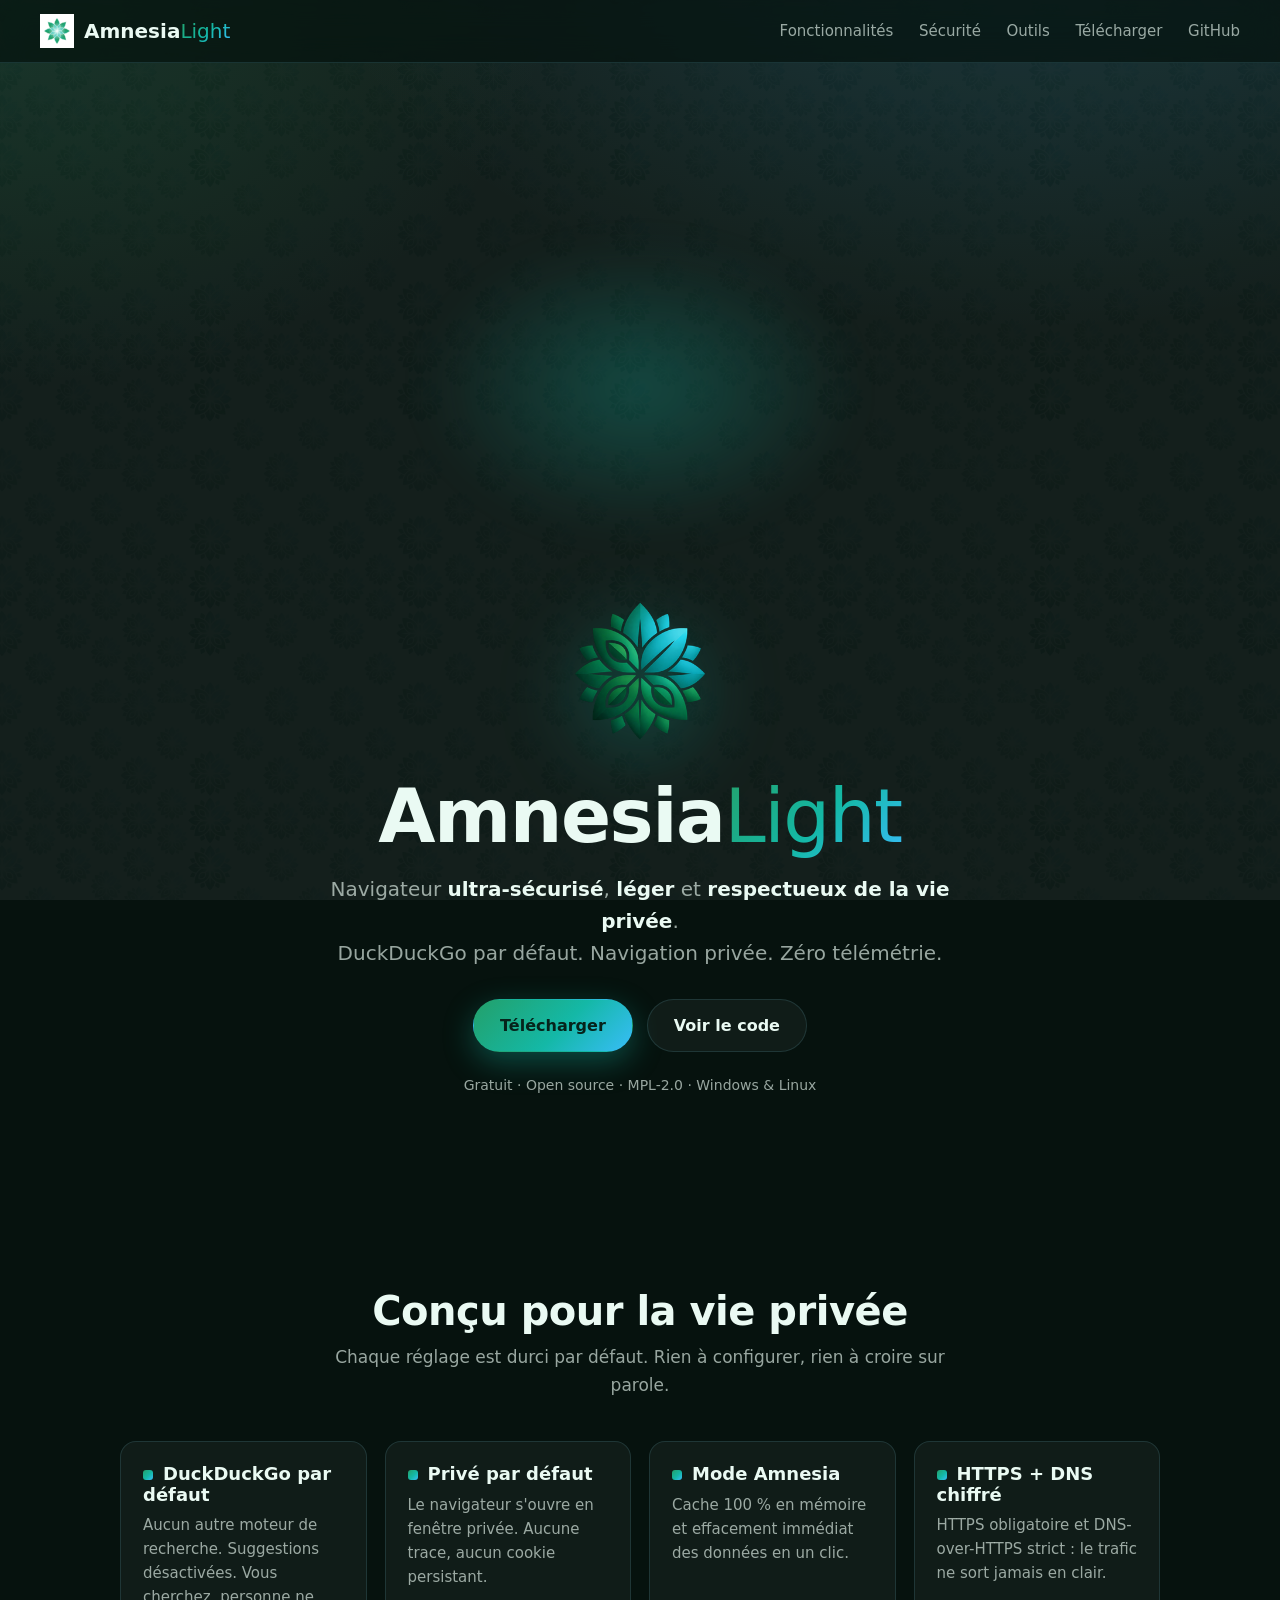
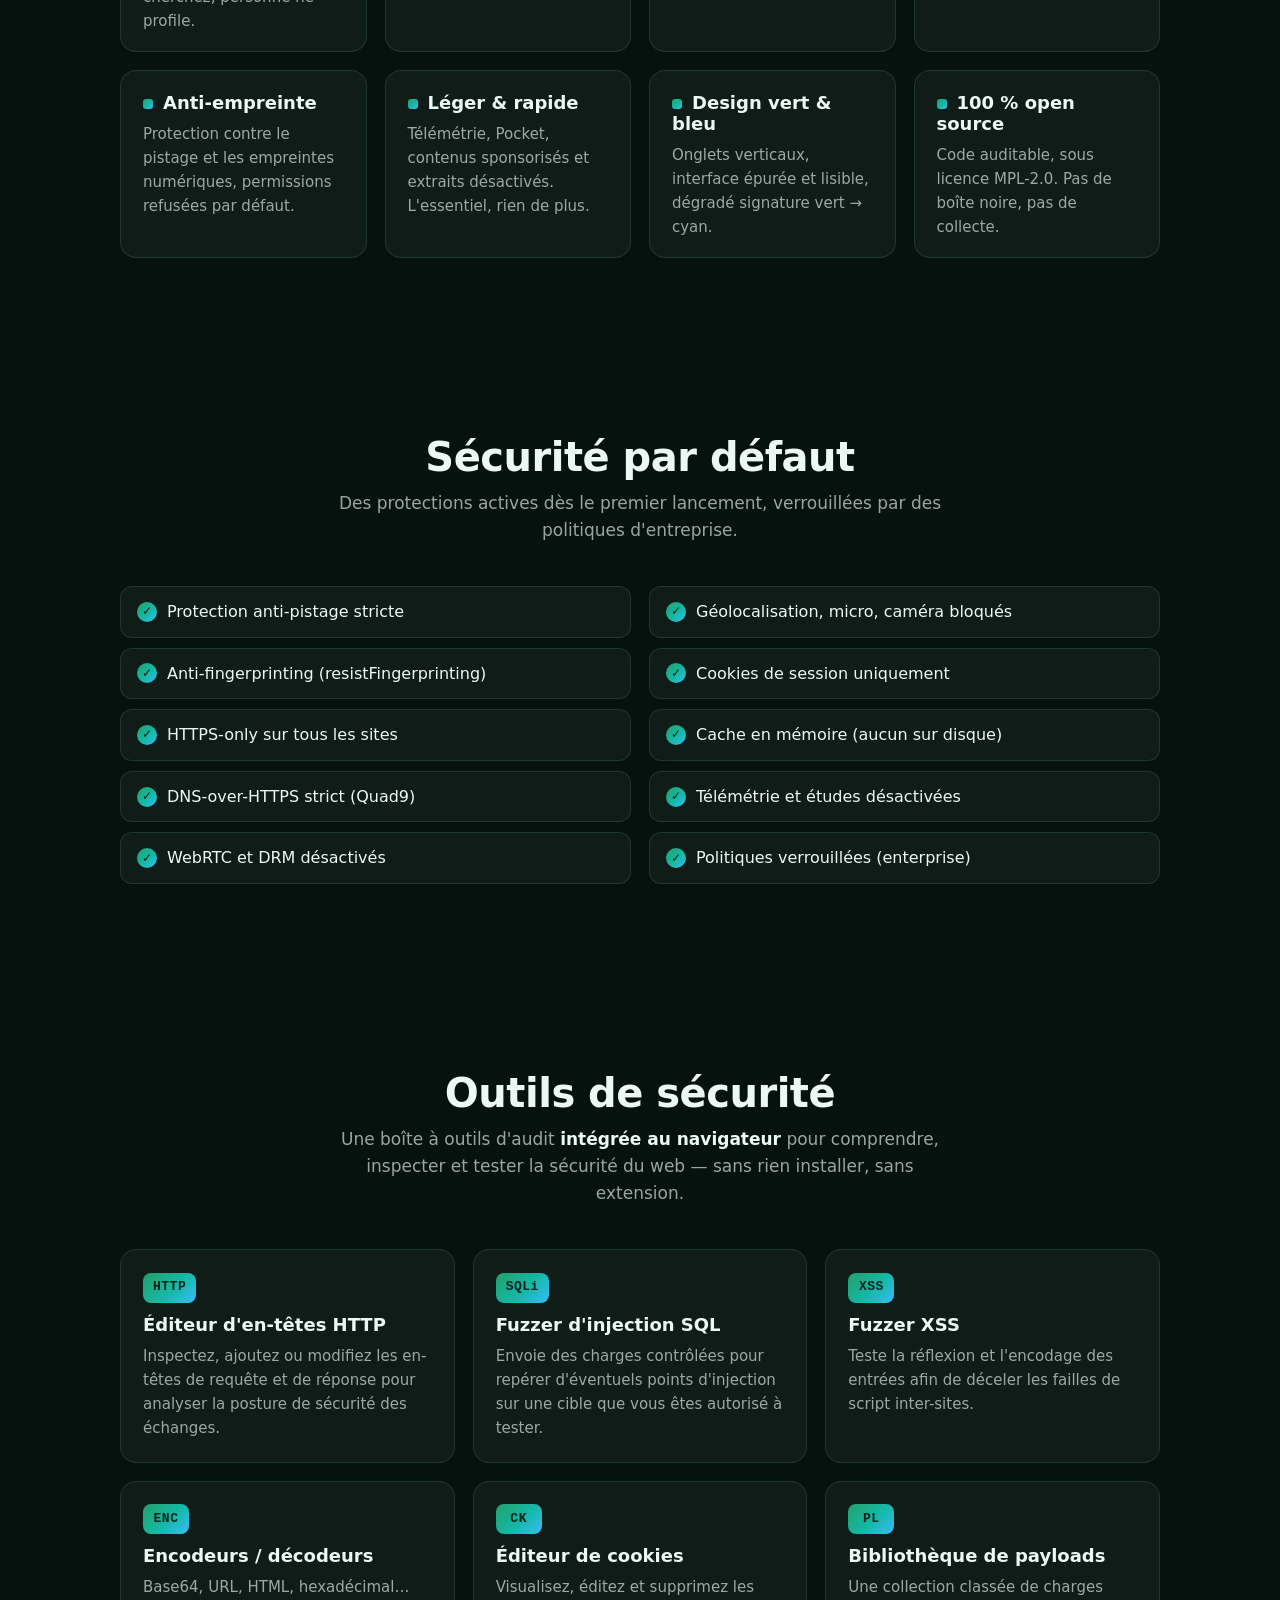
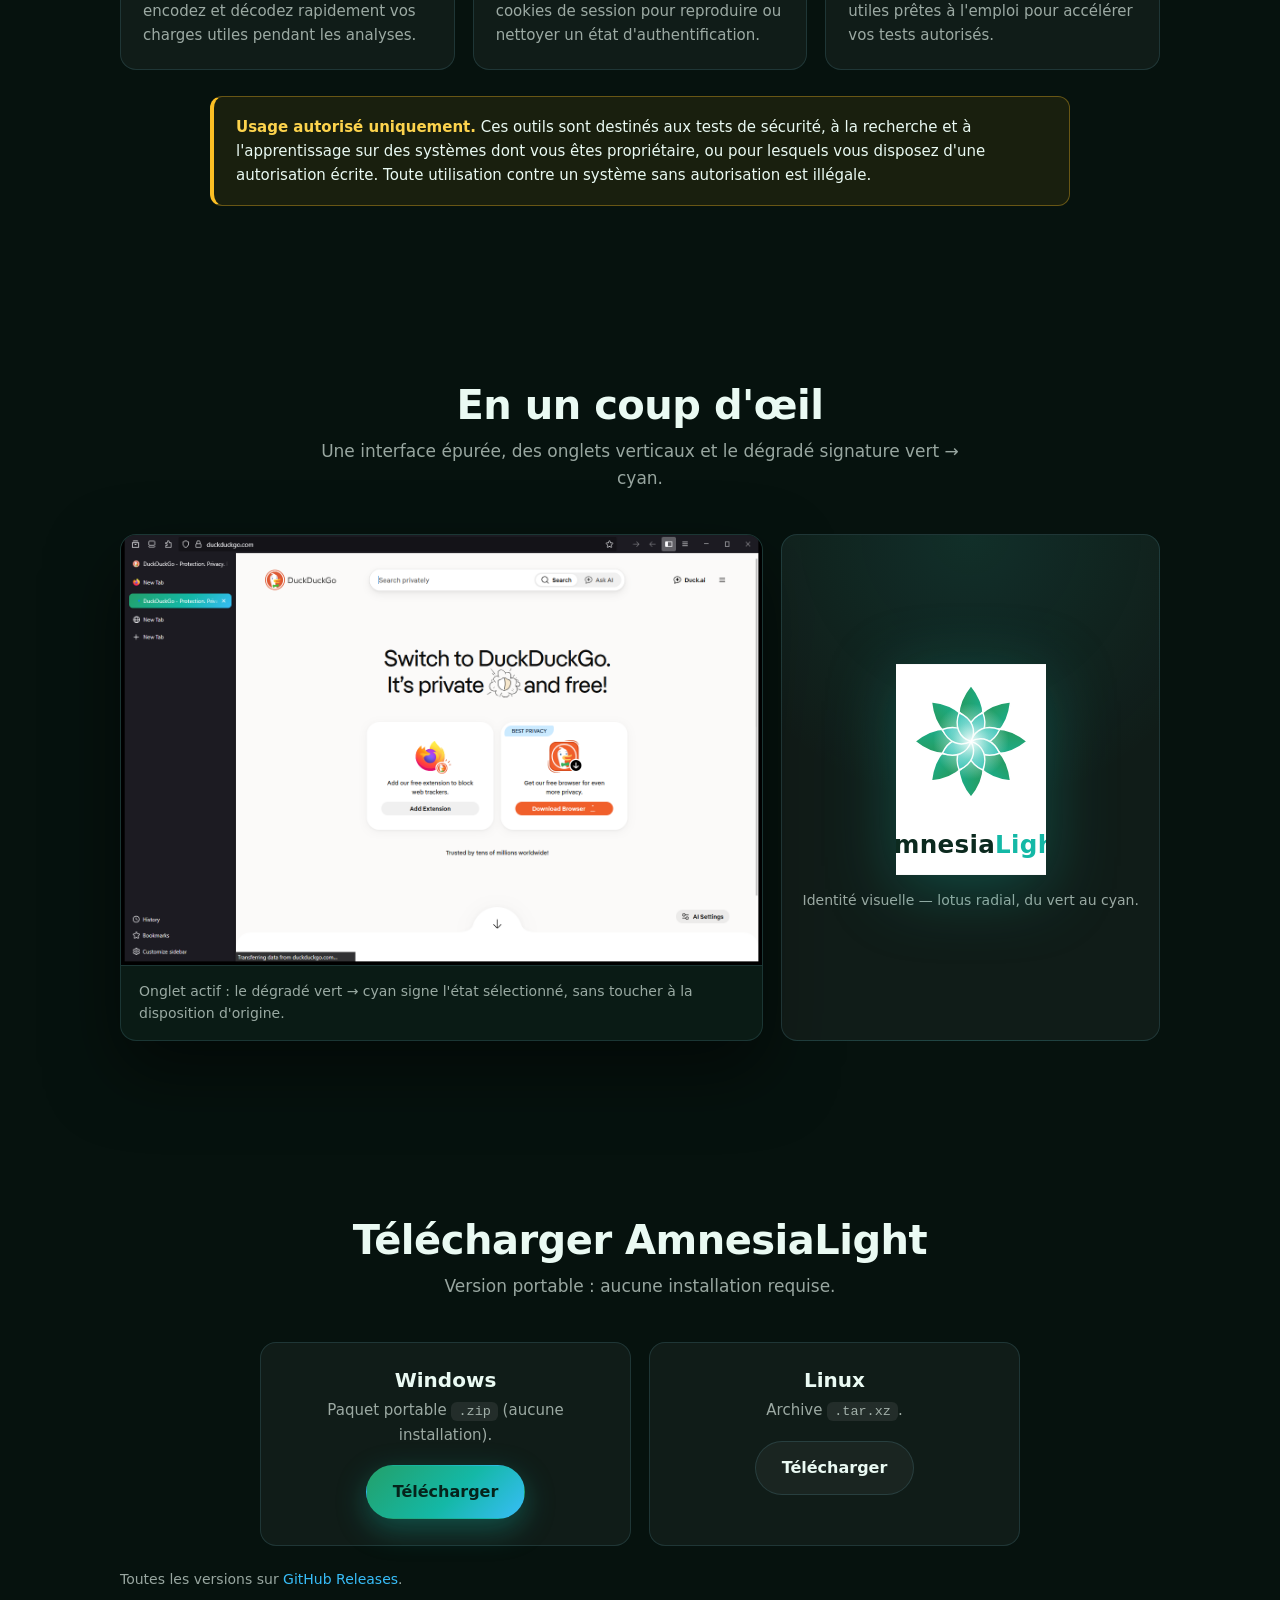
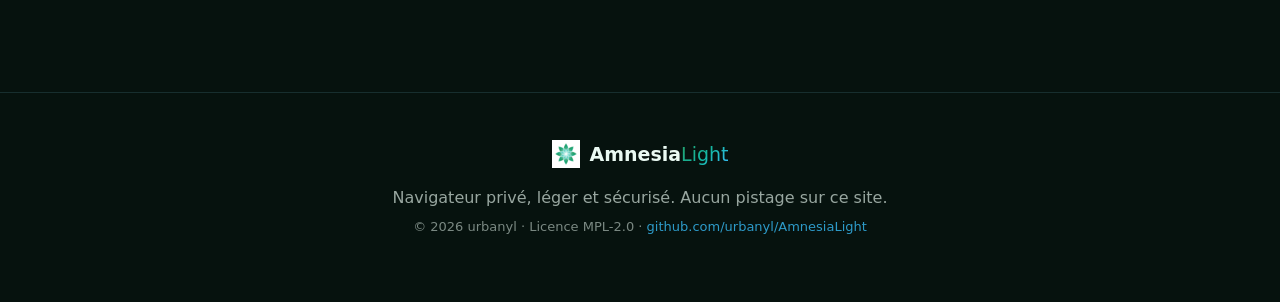
<file: website/index.html>
<!DOCTYPE html>
<html lang="fr">
<head>
  <meta charset="UTF-8" />
  <meta name="viewport" content="width=device-width, initial-scale=1.0" />
  <title>AmnesiaLight — Navigateur privé, léger et sécurisé</title>
  <meta name="description" content="AmnesiaLight : navigateur ultra-sécurisé, léger et respectueux de la vie privée. DuckDuckGo par défaut, navigation privée, zéro télémétrie, outils de sécurité intégrés." />
  <meta name="theme-color" content="#0c2a1f" />
  <link rel="icon" href="assets/favicon.ico" />
  <meta property="og:title" content="AmnesiaLight" />
  <meta property="og:description" content="Navigateur privé, léger et sécurisé. DuckDuckGo par défaut." />
  <meta property="og:image" content="assets/logo-256.png" />
  <link rel="stylesheet" href="style.css" />
</head>
<body>

  <header class="nav">
    <a class="brand" href="#top">
      <img src="assets/logo-mark.svg" alt="" width="34" height="34" />
      <span><b>Amnesia</b><i>Light</i></span>
    </a>
    <nav class="nav-links">
      <a href="#features">Fonctionnalités</a>
      <a href="#securite">Sécurité</a>
      <a href="#outils">Outils</a>
      <a href="#telecharger">Télécharger</a>
      <a href="https://github.com/urbanyl/AmnesiaLight" target="_blank" rel="noopener">GitHub</a>
    </nav>
  </header>

  <main id="top">

    <section class="hero">
      <div class="hero-glow"></div>
      <img class="hero-logo" src="assets/logo-256.png" alt="AmnesiaLight" width="150" height="150" />
      <h1><b>Amnesia</b><i>Light</i></h1>
      <p class="tagline">
        Navigateur <strong>ultra-sécurisé</strong>, <strong>léger</strong> et
        <strong>respectueux de la vie privée</strong>.
        <br />DuckDuckGo par défaut. Navigation privée. Zéro télémétrie.
      </p>
      <div class="cta">
        <a class="btn primary" href="https://github.com/urbanyl/AmnesiaLight/releases" target="_blank" rel="noopener">Télécharger</a>
        <a class="btn ghost" href="https://github.com/urbanyl/AmnesiaLight" target="_blank" rel="noopener">Voir le code</a>
      </div>
      <p class="meta">Gratuit · Open source · MPL-2.0 · Windows &amp; Linux</p>
    </section>

    <section id="features" class="section">
      <h2>Conçu pour la vie privée</h2>
      <p class="lead">Chaque réglage est durci par défaut. Rien à configurer, rien à croire sur parole.</p>
      <div class="grid">
        <article class="card">
          <h3>DuckDuckGo par défaut</h3>
          <p>Aucun autre moteur de recherche. Suggestions désactivées. Vous cherchez, personne ne profile.</p>
        </article>
        <article class="card">
          <h3>Privé par défaut</h3>
          <p>Le navigateur s'ouvre en fenêtre privée. Aucune trace, aucun cookie persistant.</p>
        </article>
        <article class="card">
          <h3>Mode Amnesia</h3>
          <p>Cache 100&nbsp;% en mémoire et effacement immédiat des données en un clic.</p>
        </article>
        <article class="card">
          <h3>HTTPS + DNS chiffré</h3>
          <p>HTTPS obligatoire et DNS-over-HTTPS strict : le trafic ne sort jamais en clair.</p>
        </article>
        <article class="card">
          <h3>Anti-empreinte</h3>
          <p>Protection contre le pistage et les empreintes numériques, permissions refusées par défaut.</p>
        </article>
        <article class="card">
          <h3>Léger &amp; rapide</h3>
          <p>Télémétrie, Pocket, contenus sponsorisés et extraits désactivés. L'essentiel, rien de plus.</p>
        </article>
        <article class="card">
          <h3>Design vert &amp; bleu</h3>
          <p>Onglets verticaux, interface épurée et lisible, dégradé signature vert → cyan.</p>
        </article>
        <article class="card">
          <h3>100&nbsp;% open source</h3>
          <p>Code auditable, sous licence MPL-2.0. Pas de boîte noire, pas de collecte.</p>
        </article>
      </div>
    </section>

    <section id="securite" class="section">
      <h2>Sécurité par défaut</h2>
      <p class="lead">Des protections actives dès le premier lancement, verrouillées par des politiques d'entreprise.</p>
      <div class="cols">
        <ul class="check">
          <li>Protection anti-pistage stricte</li>
          <li>Anti-fingerprinting (resistFingerprinting)</li>
          <li>HTTPS-only sur tous les sites</li>
          <li>DNS-over-HTTPS strict (Quad9)</li>
          <li>WebRTC et DRM désactivés</li>
        </ul>
        <ul class="check">
          <li>Géolocalisation, micro, caméra bloqués</li>
          <li>Cookies de session uniquement</li>
          <li>Cache en mémoire (aucun sur disque)</li>
          <li>Télémétrie et études désactivées</li>
          <li>Politiques verrouillées (enterprise)</li>
        </ul>
      </div>
    </section>

    <section id="outils" class="section tools">
      <h2>Outils de sécurité</h2>
      <p class="lead">
        Une boîte à outils d'audit <strong>intégrée au navigateur</strong> pour comprendre,
        inspecter et tester la sécurité du web — sans rien installer, sans extension.
      </p>

      <div class="tool-grid">
        <article class="tool">
          <span class="tool-ico" aria-hidden="true">HTTP</span>
          <h3>Éditeur d'en-têtes HTTP</h3>
          <p>Inspectez, ajoutez ou modifiez les en-têtes de requête et de réponse pour analyser la posture de sécurité des échanges.</p>
        </article>
        <article class="tool">
          <span class="tool-ico" aria-hidden="true">SQLi</span>
          <h3>Fuzzer d'injection SQL</h3>
          <p>Envoie des charges contrôlées pour repérer d'éventuels points d'injection sur une cible que vous êtes autorisé à tester.</p>
        </article>
        <article class="tool">
          <span class="tool-ico" aria-hidden="true">XSS</span>
          <h3>Fuzzer XSS</h3>
          <p>Teste la réflexion et l'encodage des entrées afin de déceler les failles de script inter-sites.</p>
        </article>
        <article class="tool">
          <span class="tool-ico" aria-hidden="true">ENC</span>
          <h3>Encodeurs / décodeurs</h3>
          <p>Base64, URL, HTML, hexadécimal… encodez et décodez rapidement vos charges utiles pendant les analyses.</p>
        </article>
        <article class="tool">
          <span class="tool-ico" aria-hidden="true">CK</span>
          <h3>Éditeur de cookies</h3>
          <p>Visualisez, éditez et supprimez les cookies de session pour reproduire ou nettoyer un état d'authentification.</p>
        </article>
        <article class="tool">
          <span class="tool-ico" aria-hidden="true">PL</span>
          <h3>Bibliothèque de payloads</h3>
          <p>Une collection classée de charges utiles prêtes à l'emploi pour accélérer vos tests autorisés.</p>
        </article>
      </div>

      <p class="notice">
        <strong>Usage autorisé uniquement.</strong>
        Ces outils sont destinés aux tests de sécurité, à la recherche et à l'apprentissage
        sur des systèmes dont vous êtes propriétaire, ou pour lesquels vous disposez d'une
        autorisation écrite. Toute utilisation contre un système sans autorisation est illégale.
      </p>
    </section>

    <section class="section shot" id="apercu">
      <h2>En un coup d'œil</h2>
      <p class="lead">Une interface épurée, des onglets verticaux et le dégradé signature vert → cyan.</p>
      <div class="gallery">
        <figure class="window">
          <img src="assets/screenshot.png" alt="Interface d'AmnesiaLight avec DuckDuckGo et onglets verticaux" loading="lazy" />
          <figcaption>Onglet actif : le dégradé vert → cyan signe l'état sélectionné, sans toucher à la disposition d'origine.</figcaption>
        </figure>
        <figure class="brandcard">
          <img src="assets/logo-full.svg" alt="Logo AmnesiaLight" loading="lazy" width="150" height="211" />
          <figcaption>Identité visuelle — lotus radial, du vert au cyan.</figcaption>
        </figure>
      </div>
    </section>

    <section id="telecharger" class="section download">
      <h2>Télécharger AmnesiaLight</h2>
      <p class="lead">Version portable : aucune installation requise.</p>
      <div class="platforms">
        <div class="plat">
          <h3>Windows</h3>
          <p>Paquet portable <code>.zip</code> (aucune installation).</p>
          <a class="btn primary" href="https://github.com/urbanyl/AmnesiaLight/releases" target="_blank" rel="noopener">Télécharger</a>
        </div>
        <div class="plat">
          <h3>Linux</h3>
          <p>Archive <code>.tar.xz</code>.</p>
          <a class="btn ghost" href="https://github.com/urbanyl/AmnesiaLight/releases" target="_blank" rel="noopener">Télécharger</a>
        </div>
      </div>
      <p class="meta">Toutes les versions sur <a href="https://github.com/urbanyl/AmnesiaLight/releases" target="_blank" rel="noopener">GitHub Releases</a>.</p>
    </section>

  </main>

  <footer class="footer">
    <div class="foot-brand">
      <img src="assets/logo-mark.svg" alt="" width="28" height="28" />
      <span><b>Amnesia</b><i>Light</i></span>
    </div>
    <p>Navigateur privé, léger et sécurisé. Aucun pistage sur ce site.</p>
    <p class="fine">© 2026 urbanyl · Licence MPL-2.0 · <a href="https://github.com/urbanyl/AmnesiaLight" target="_blank" rel="noopener">github.com/urbanyl/AmnesiaLight</a></p>
  </footer>

</body>
</html>
</file>
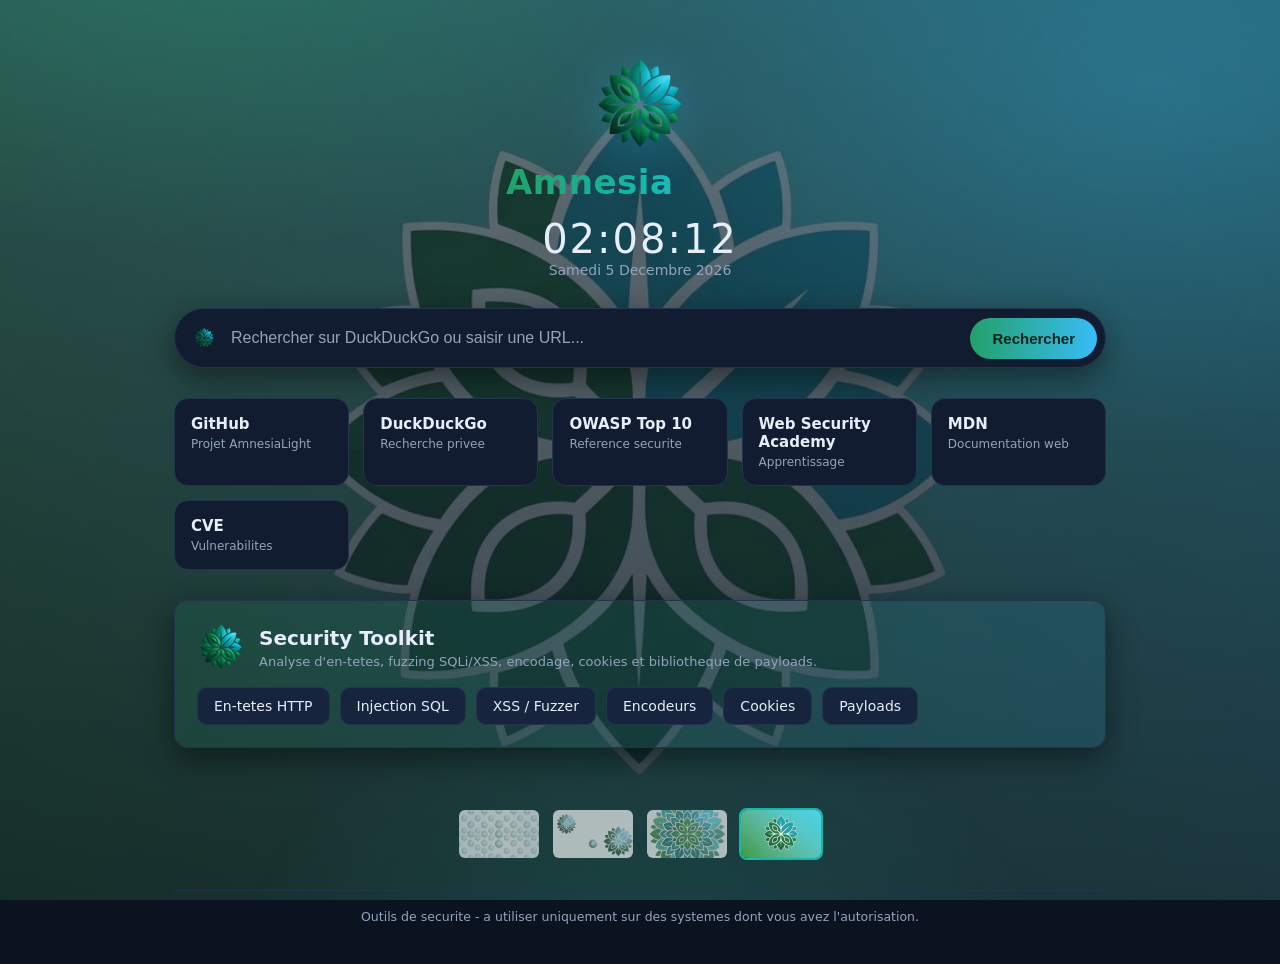
<file: extensions/amnesialight-toolkit/newtab.html>
<!DOCTYPE html>
<html lang="fr">
<head>
  <meta charset="utf-8" />
  <meta name="viewport" content="width=device-width, initial-scale=1" />
  <title>AmnesiaLight - Nouvel onglet</title>
  <link rel="stylesheet" href="newtab.css" />
</head>
<body>
  <div class="bg-glow"></div>

  <main class="page">
    <header class="hero">
      <img class="logo" src="icons/icon96.png" alt="AmnesiaLight" />
      <h1 class="brand">Amnesia<span>Light</span></h1>
      <div class="clock" id="clock">
        <div class="clock-time" id="clockTime">--:--:--</div>
        <div class="clock-date" id="clockDate">-</div>
      </div>
    </header>

    <section class="search">
      <form class="search-form" action="https://duckduckgo.com/" method="get" target="_top">
        <img class="search-icon" src="icons/icon32.png" alt="" />
        <input
          class="search-input"
          type="text"
          name="q"
          autocomplete="off"
          autofocus
          placeholder="Rechercher sur DuckDuckGo ou saisir une URL..." />
        <button class="search-button" type="submit">Rechercher</button>
      </form>
    </section>

    <section class="tiles" aria-label="Acces rapides">
      <a class="tile" href="https://github.com/urbanyl/AmnesiaLight" target="_blank" rel="noreferrer">
        <span class="tile-title">GitHub</span>
        <span class="tile-sub">Projet AmnesiaLight</span>
      </a>
      <a class="tile" href="https://duckduckgo.com/" target="_blank" rel="noreferrer">
        <span class="tile-title">DuckDuckGo</span>
        <span class="tile-sub">Recherche privee</span>
      </a>
      <a class="tile" href="https://owasp.org/www-project-top-ten/" target="_blank" rel="noreferrer">
        <span class="tile-title">OWASP Top 10</span>
        <span class="tile-sub">Reference securite</span>
      </a>
      <a class="tile" href="https://portswigger.net/web-security" target="_blank" rel="noreferrer">
        <span class="tile-title">Web Security Academy</span>
        <span class="tile-sub">Apprentissage</span>
      </a>
      <a class="tile" href="https://developer.mozilla.org/" target="_blank" rel="noreferrer">
        <span class="tile-title">MDN</span>
        <span class="tile-sub">Documentation web</span>
      </a>
      <a class="tile" href="https://cve.mitre.org/" target="_blank" rel="noreferrer">
        <span class="tile-title">CVE</span>
        <span class="tile-sub">Vulnerabilites</span>
      </a>
    </section>

    <section class="toolkit-card">
      <div class="toolkit-head">
        <img class="toolkit-logo" src="icons/icon48.png" alt="" />
        <div>
          <h2>Security Toolkit</h2>
          <p>Analyse d'en-tetes, fuzzing SQLi/XSS, encodage, cookies et bibliotheque de payloads.</p>
        </div>
      </div>
      <div class="toolkit-actions">
        <a class="btn" href="toolkit.html?panel=headers" target="_blank" rel="noreferrer">En-tetes HTTP</a>
        <a class="btn" href="toolkit.html?panel=sqli" target="_blank" rel="noreferrer">Injection SQL</a>
        <a class="btn" href="toolkit.html?panel=xss" target="_blank" rel="noreferrer">XSS / Fuzzer</a>
        <a class="btn" href="toolkit.html?panel=encoders" target="_blank" rel="noreferrer">Encodeurs</a>
        <a class="btn" href="toolkit.html?panel=cookies" target="_blank" rel="noreferrer">Cookies</a>
        <a class="btn" href="toolkit.html?panel=payloads" target="_blank" rel="noreferrer">Payloads</a>
      </div>
    </section>

    <section class="wallpaper-picker" id="wallpaperPicker" aria-label="Fond d'ecran"></section>

    <footer class="banner">
      Outils de securite - a utiliser uniquement sur des systemes dont vous avez l'autorisation.
    </footer>
  </main>

  <script src="newtab.js"></script>
</body>
</html>
</file>
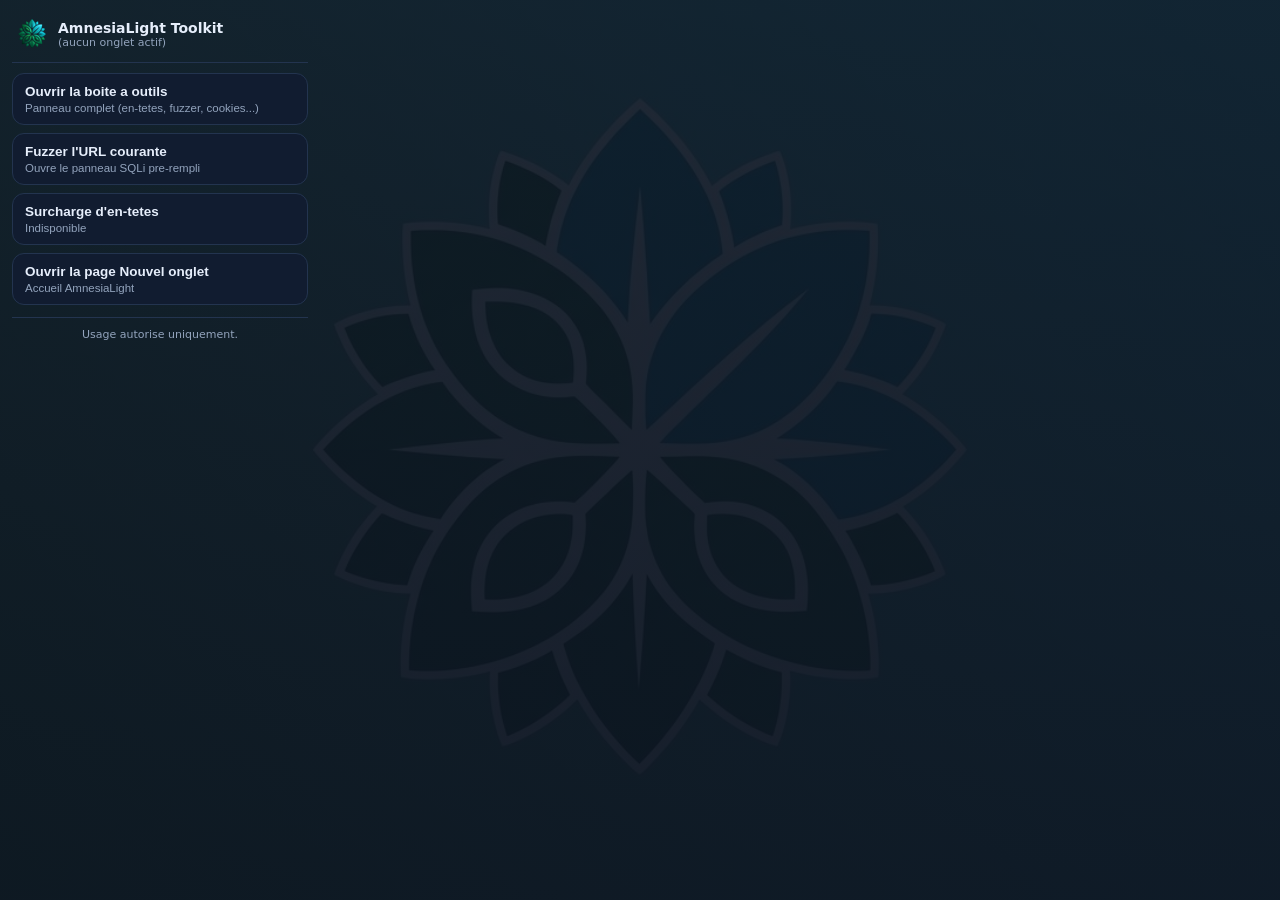
<file: extensions/amnesialight-toolkit/popup.html>
<!DOCTYPE html>
<html lang="fr">
<head>
  <meta charset="utf-8" />
  <title>AmnesiaLight Toolkit</title>
  <link rel="stylesheet" href="popup.css" />
</head>
<body>
  <div class="popup">
    <header class="head">
      <img class="logo" src="icons/icon32.png" alt="AmnesiaLight" />
      <div class="head-text">
        <strong>AmnesiaLight Toolkit</strong>
        <span id="activeUrl" class="muted">-</span>
      </div>
    </header>

    <div class="menu">
      <button id="btnOpenToolkit" class="item" type="button">
        <span class="item-title">Ouvrir la boite a outils</span>
        <span class="item-sub">Panneau complet (en-tetes, fuzzer, cookies...)</span>
      </button>

      <button id="btnFuzzUrl" class="item" type="button">
        <span class="item-title">Fuzzer l'URL courante</span>
        <span class="item-sub">Ouvre le panneau SQLi pre-rempli</span>
      </button>

      <button id="btnToggleRewrite" class="item" type="button">
        <span class="item-title">Surcharge d'en-tetes</span>
        <span class="item-sub" id="rewriteState">Desactivee</span>
      </button>

      <button id="btnNewTab" class="item" type="button">
        <span class="item-title">Ouvrir la page Nouvel onglet</span>
        <span class="item-sub">Accueil AmnesiaLight</span>
      </button>
    </div>

    <footer class="foot">
      Usage autorise uniquement.
    </footer>
  </div>

  <script src="popup.js"></script>
</body>
</html>
</file>
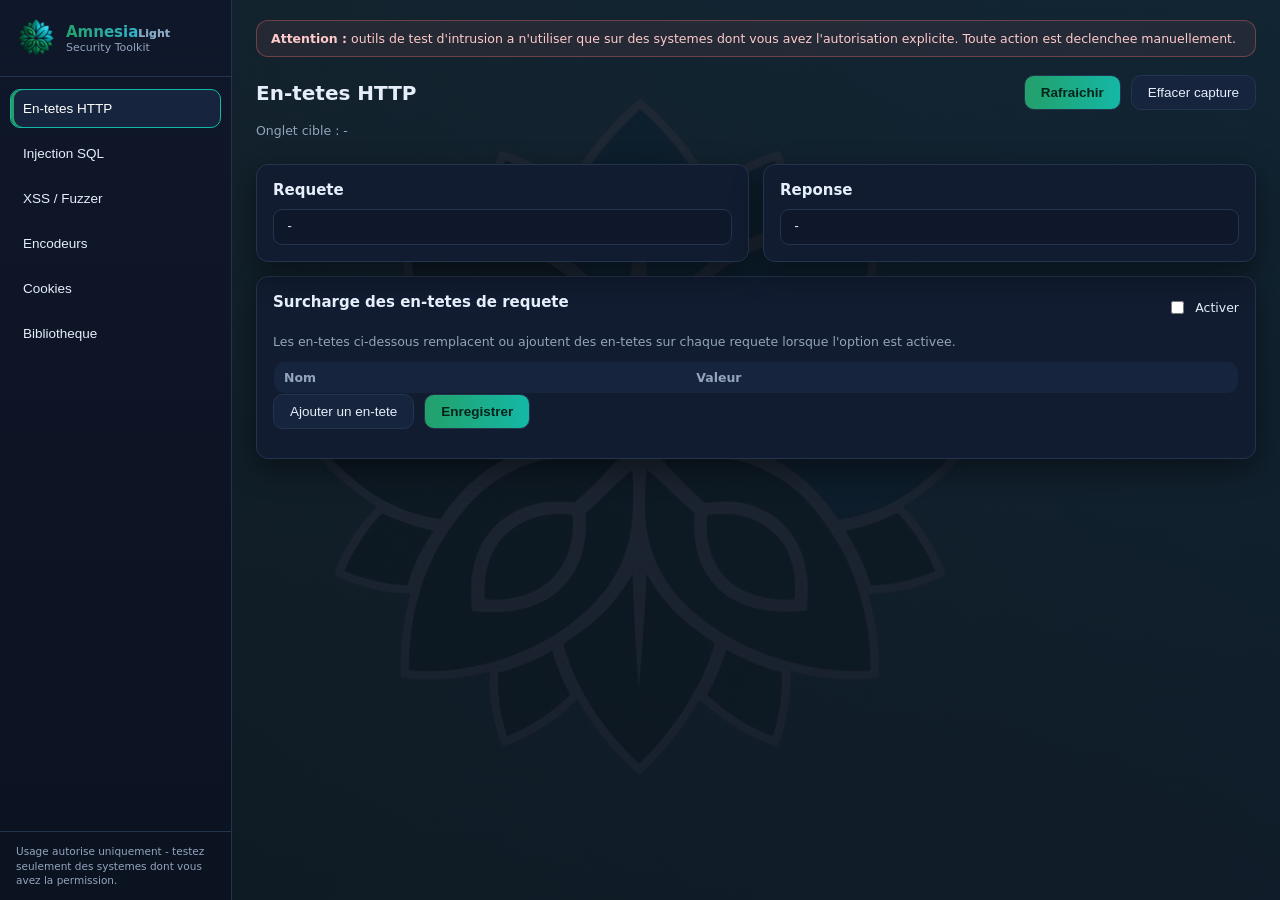
<file: extensions/amnesialight-toolkit/toolkit.html>
<!DOCTYPE html>
<html lang="fr">
<head>
  <meta charset="utf-8" />
  <meta name="viewport" content="width=device-width, initial-scale=1" />
  <title>AmnesiaLight Toolkit</title>
  <link rel="stylesheet" href="toolkit.css" />
</head>
<body>
  <div class="app">
    <aside class="sidebar">
      <div class="side-brand">
        <img src="icons/icon48.png" alt="AmnesiaLight" />
        <div class="side-brand-text">
          <strong>Amnesia<span>Light</span></strong>
          <span>Security Toolkit</span>
        </div>
      </div>

      <nav class="tabs" id="tabBar">
        <button class="tab active" type="button" data-panel="headers">En-tetes HTTP</button>
        <button class="tab" type="button" data-panel="sqli">Injection SQL</button>
        <button class="tab" type="button" data-panel="xss">XSS / Fuzzer</button>
        <button class="tab" type="button" data-panel="encoders">Encodeurs</button>
        <button class="tab" type="button" data-panel="cookies">Cookies</button>
        <button class="tab" type="button" data-panel="payloads">Bibliotheque</button>
      </nav>

      <div class="side-foot">
        Usage autorise uniquement - testez seulement des systemes dont vous avez la permission.
      </div>
    </aside>

    <main class="content">
      <div class="disclaimer">
        <strong>Attention :</strong> outils de test d'intrusion a n'utiliser que sur des systemes
        dont vous avez l'autorisation explicite. Toute action est declenchee manuellement.
      </div>

      <!-- ============ EN-TETES HTTP ============ -->
      <section id="panel-headers" class="panel active">
        <div class="panel-head">
          <h2>En-tetes HTTP</h2>
          <div class="row">
            <button id="btnRefreshHeaders" class="btn" type="button">Rafraichir</button>
            <button id="btnClearHeaders" class="btn ghost" type="button">Effacer capture</button>
          </div>
        </div>
        <p class="muted" id="headersTarget">Onglet cible : -</p>

        <div class="grid-2">
          <div class="card">
            <h3>Requete</h3>
            <pre id="reqHeaders" class="mono box">-</pre>
          </div>
          <div class="card">
            <h3>Reponse</h3>
            <pre id="resHeaders" class="mono box">-</pre>
          </div>
        </div>

        <div class="card">
          <div class="card-head">
            <h3>Surcharge des en-tetes de requete</h3>
            <label class="switch">
              <input type="checkbox" id="rewriteToggle" />
              <span>Activer</span>
            </label>
          </div>
          <p class="muted">
            Les en-tetes ci-dessous remplacent ou ajoutent des en-tetes sur chaque requete
            lorsque l'option est activee.
          </p>
          <table class="table" id="overrideTable">
            <thead>
              <tr><th>Nom</th><th>Valeur</th><th class="col-x"></th></tr>
            </thead>
            <tbody id="overrideBody"></tbody>
          </table>
          <div class="row">
            <button id="btnAddHeader" class="btn ghost" type="button">Ajouter un en-tete</button>
            <button id="btnSaveHeaders" class="btn" type="button">Enregistrer</button>
          </div>
          <p class="muted" id="overrideStatus"></p>
        </div>
      </section>

      <!-- ============ SQLI ============ -->
      <section id="panel-sqli" class="panel">
        <div class="panel-head"><h2>Injection SQL (fuzzer manuel)</h2></div>
        <p class="muted">
          Renseignez une URL avec parametres, le parametre a fuzzer et un jeu de payloads.
          Chaque payload est envoye manuellement apres votre clic.
        </p>
        <div class="form-grid">
          <label>URL cible<input type="text" id="sqliUrl" placeholder="https://cible.tld/page?id=1" /></label>
          <label>Methode
            <select id="sqliMethod"><option value="GET">GET</option><option value="POST">POST</option></select>
          </label>
          <label>Parametre a fuzzer<input type="text" id="sqliParam" placeholder="id" /></label>
          <label>Jeu de payloads
            <select id="sqliSet">
              <option value="builtin">Bibliotheque SQLi</option>
              <option value="custom">Personnalise</option>
            </select>
          </label>
          <label class="full">Payloads personnalises (un par ligne)
            <textarea id="sqliCustom" rows="4" placeholder="' OR '1'='1&#10;1' UNION SELECT NULL-- -"></textarea>
          </label>
          <label>Delai entre requetes (ms)<input type="number" id="sqliDelay" value="150" min="0" max="5000" /></label>
          <label>Timeout (ms)<input type="number" id="sqliTimeout" value="15000" min="1000" max="60000" /></label>
          <div class="full row">
            <button id="btnRunSqli" class="btn" type="button">Fuzzer</button>
            <button id="btnStopSqli" class="btn ghost" type="button" disabled>Arreter</button>
            <button id="btnExportSqli" class="btn ghost" type="button">Exporter CSV</button>
          </div>
        </div>
        <div class="progress"><div class="bar" id="sqliBar"></div></div>
        <p class="muted" id="sqliStatus"></p>
        <div class="table-wrap">
          <table class="table" id="sqliTable">
            <thead>
              <tr><th>#</th><th>Payload</th><th>Statut</th><th>Taille</th><th>Temps (ms)</th><th>Erreur SQL ?</th></tr>
            </thead>
            <tbody id="sqliBody"></tbody>
          </table>
        </div>
      </section>

      <!-- ============ XSS ============ -->
      <section id="panel-xss" class="panel">
        <div class="panel-head"><h2>XSS / Fuzzer</h2></div>
        <p class="muted">
          Envoie chaque payload et verifie s'il est reflechi tel quel dans la reponse.
        </p>
        <div class="form-grid">
          <label>URL cible<input type="text" id="xssUrl" placeholder="https://cible.tld/search?q=test" /></label>
          <label>Methode
            <select id="xssMethod"><option value="GET">GET</option><option value="POST">POST</option></select>
          </label>
          <label>Parametre a fuzzer<input type="text" id="xssParam" placeholder="q" /></label>
          <label>Jeu de payloads
            <select id="xssSet">
              <option value="builtin">Bibliotheque XSS</option>
              <option value="custom">Personnalise</option>
            </select>
          </label>
          <label class="full">Payloads personnalises (un par ligne)
            <textarea id="xssCustom" rows="4"></textarea>
          </label>
          <label>Delai entre requetes (ms)<input type="number" id="xssDelay" value="150" min="0" max="5000" /></label>
          <label>Timeout (ms)<input type="number" id="xssTimeout" value="15000" min="1000" max="60000" /></label>
          <div class="full row">
            <button id="btnRunXss" class="btn" type="button">Fuzzer</button>
            <button id="btnStopXss" class="btn ghost" type="button" disabled>Arreter</button>
            <button id="btnExportXss" class="btn ghost" type="button">Exporter CSV</button>
          </div>
        </div>
        <div class="progress"><div class="bar" id="xssBar"></div></div>
        <p class="muted" id="xssStatus"></p>
        <div class="table-wrap">
          <table class="table" id="xssTable">
            <thead>
              <tr><th>#</th><th>Payload</th><th>Statut</th><th>Taille</th><th>Temps (ms)</th><th>Refleche ?</th></tr>
            </thead>
            <tbody id="xssBody"></tbody>
          </table>
        </div>
      </section>

      <!-- ============ ENCODEURS ============ -->
      <section id="panel-encoders" class="panel">
        <div class="panel-head"><h2>Encodeurs / Decodeurs</h2></div>
        <p class="muted">
          Outils de transformation de chaines. MD5 n'est pas disponible nativement dans le
          navigateur (Web Crypto ne propose pas MD5) : utilisez SHA-1/256/512.
        </p>
        <div class="card">
          <label>Entree<textarea id="encInput" rows="5" placeholder="Texte ou donnees..."></textarea></label>
          <div class="row wrap" id="encButtons">
            <button class="btn" type="button" data-op="urlencode">URL encode</button>
            <button class="btn" type="button" data-op="urldecode">URL decode</button>
            <button class="btn" type="button" data-op="b64encode">Base64 encode</button>
            <button class="btn" type="button" data-op="b64decode">Base64 decode</button>
            <button class="btn" type="button" data-op="hexencode">Hex encode</button>
            <button class="btn" type="button" data-op="hexdecode">Hex decode</button>
            <button class="btn" type="button" data-op="htmlencode">HTML encode</button>
            <button class="btn" type="button" data-op="htmldecode">HTML decode</button>
            <button class="btn" type="button" data-op="rot13">ROT13</button>
            <button class="btn ghost" type="button" data-op="sha1">SHA-1</button>
            <button class="btn ghost" type="button" data-op="sha256">SHA-256</button>
            <button class="btn ghost" type="button" data-op="sha512">SHA-512</button>
            <button class="btn ghost" type="button" data-op="jwt">Decoder JWT</button>
          </div>
          <label>Sortie<textarea id="encOutput" rows="6" readonly></textarea></label>
          <div class="row">
            <button id="btnEncCopy" class="btn ghost" type="button">Copier la sortie</button>
            <button id="btnEncSwap" class="btn ghost" type="button">Utiliser la sortie comme entree</button>
            <span class="muted" id="encStatus"></span>
          </div>
        </div>
      </section>

      <!-- ============ COOKIES ============ -->
      <section id="panel-cookies" class="panel">
        <div class="panel-head">
          <h2>Cookies</h2>
          <div class="row">
            <button id="btnRefreshCookies" class="btn" type="button">Rafraichir</button>
            <button id="btnCopyCookieHeader" class="btn ghost" type="button">Copier en en-tete Cookie</button>
          </div>
        </div>
        <p class="muted" id="cookieTarget">Domaine : -</p>
        <div class="table-wrap">
          <table class="table" id="cookieTable">
            <thead>
              <tr><th>Nom</th><th>Valeur</th><th>Domaine</th><th>Chemin</th><th>Secure</th><th>HttpOnly</th><th class="col-x"></th></tr>
            </thead>
            <tbody id="cookieBody"></tbody>
          </table>
        </div>
        <div class="card">
          <h3>Ajouter / Modifier un cookie</h3>
          <div class="form-grid">
            <label>Nom<input type="text" id="cookieName" /></label>
            <label>Valeur<input type="text" id="cookieValue" /></label>
            <label>Domaine<input type="text" id="cookieDomain" placeholder=".exemple.tld" /></label>
            <label>Chemin<input type="text" id="cookiePath" value="/" /></label>
            <label class="inline"><input type="checkbox" id="cookieSecure" /> Secure</label>
            <label class="inline"><input type="checkbox" id="cookieHttpOnly" /> HttpOnly</label>
            <div class="full row">
              <button id="btnSaveCookie" class="btn" type="button">Definir le cookie</button>
              <span class="muted" id="cookieStatus"></span>
            </div>
          </div>
        </div>
      </section>

      <!-- ============ PAYLOADS ============ -->
      <section id="panel-payloads" class="panel">
        <div class="panel-head">
          <h2>Bibliotheque de payloads</h2>
          <input id="payloadSearch" class="search-inline" type="text" placeholder="Filtrer..." />
        </div>
        <div id="payloadContainer"></div>
      </section>
    </main>
  </div>

  <script src="payloads.js"></script>
  <script src="toolkit.js"></script>
</body>
</html>
</file>
<file: website/style.css>
/* AmnesiaLight — feuille de style du site (aucune dependance externe) */

:root {
  --green-900: #07211a;
  --green-700: #14532d;
  --green-500: #23a06a;
  --teal: #14b8a6;
  --cyan: #38bdf8;
  --grad: linear-gradient(135deg, #23a06a 0%, #14b8a6 55%, #38bdf8 100%);
  --bg: #06120e;
  --bg-2: #0a1b15;
  --surface: rgba(255, 255, 255, 0.045);
  --surface-2: rgba(255, 255, 255, 0.07);
  --border: rgba(127, 215, 242, 0.14);
  --text: #eafaf3;
  --dim: rgba(234, 250, 243, 0.64);
  --radius: 16px;
  --maxw: 1120px;
}

* { box-sizing: border-box; }

html { scroll-behavior: smooth; }

body {
  margin: 0;
  font-family: "Segoe UI", system-ui, -apple-system, Roboto, Helvetica, Arial, sans-serif;
  color: var(--text);
  background:
    radial-gradient(1200px 700px at 80% -10%, rgba(56, 189, 248, 0.16), transparent 60%),
    radial-gradient(1000px 700px at 0% 0%, rgba(35, 160, 106, 0.18), transparent 55%),
    var(--bg);
  background-attachment: fixed, fixed, fixed;
  line-height: 1.6;
  -webkit-font-smoothing: antialiased;
  position: relative;
}

/* Fond d'ecran AmnesiaLight : motif de lotus repete, tres subtil */
body::before {
  content: "";
  position: fixed;
  inset: 0;
  pointer-events: none;
  z-index: 0;
  background-image: url("assets/wallpaper-pattern.jpg");
  background-size: 420px auto;
  background-repeat: repeat;
  opacity: 0.06;
}
body > * { position: relative; z-index: 1; }

a { color: var(--cyan); text-decoration: none; }
a:hover { text-decoration: underline; }

h1, h2, h3 { line-height: 1.15; }

/* ---------- Nav ---------- */
.nav {
  position: sticky;
  top: 0;
  z-index: 10;
  display: flex;
  align-items: center;
  justify-content: space-between;
  gap: 16px;
  padding: 14px clamp(16px, 4vw, 40px);
  background: rgba(6, 18, 14, 0.72);
  backdrop-filter: blur(14px) saturate(1.2);
  border-bottom: 1px solid var(--border);
}
.brand { display: inline-flex; align-items: center; gap: 10px; color: var(--text); font-size: 20px; }
.brand:hover { text-decoration: none; }
.brand b, .hero h1 b, .foot-brand b { color: var(--text); font-weight: 700; }
.brand i, .hero h1 i, .foot-brand i { font-style: normal; font-weight: 400; background: var(--grad); -webkit-background-clip: text; background-clip: text; color: transparent; }
.nav-links { display: flex; gap: clamp(12px, 2vw, 26px); flex-wrap: wrap; }
.nav-links a { color: var(--dim); font-size: 15px; }
.nav-links a:hover { color: var(--text); text-decoration: none; }

/* ---------- Hero ---------- */
.hero {
  position: relative;
  text-align: center;
  padding: clamp(48px, 9vw, 120px) 20px clamp(40px, 7vw, 90px);
  overflow: hidden;
}
.hero-glow {
  position: absolute;
  inset: auto 0 30% 0;
  height: 420px;
  margin: auto;
  width: 620px;
  max-width: 90%;
  background: radial-gradient(closest-side, rgba(20, 184, 166, 0.28), transparent 70%);
  filter: blur(20px);
  z-index: 0;
}
.hero > * { position: relative; z-index: 1; }
.hero-logo { filter: drop-shadow(0 18px 40px rgba(20, 184, 166, 0.35)); }
.hero h1 { font-size: clamp(40px, 8vw, 74px); margin: 18px 0 14px; letter-spacing: -1.5px; }
.tagline { font-size: clamp(16px, 2.4vw, 20px); color: var(--dim); max-width: 640px; margin: 0 auto 30px; }
.tagline strong { color: var(--text); }

.cta { display: flex; gap: 14px; justify-content: center; flex-wrap: wrap; }
.btn {
  display: inline-block;
  padding: 13px 26px;
  border-radius: 999px;
  font-weight: 600;
  font-size: 16px;
  border: 1px solid transparent;
  transition: transform 0.12s ease, box-shadow 0.2s ease, background 0.2s ease;
}
.btn:hover { text-decoration: none; transform: translateY(-1px); }
.btn.primary { background: var(--grad); color: #06231b; box-shadow: 0 10px 30px rgba(20, 184, 166, 0.35); }
.btn.ghost { border-color: var(--border); color: var(--text); background: var(--surface); }
.btn.ghost:hover { background: var(--surface-2); }
.meta { color: var(--dim); font-size: 14px; margin-top: 22px; }
.meta a { color: var(--cyan); }

/* ---------- Sections ---------- */
.section { max-width: var(--maxw); margin: 0 auto; padding: clamp(40px, 7vw, 88px) clamp(16px, 4vw, 40px); }
.section h2 { font-size: clamp(26px, 4vw, 40px); margin: 0 0 10px; text-align: center; letter-spacing: -0.5px; }
.lead { text-align: center; color: var(--dim); max-width: 640px; margin: 0 auto 42px; font-size: 17px; }
.lead strong { color: var(--text); }

/* ---------- Feature grid ---------- */
.grid {
  display: grid;
  grid-template-columns: repeat(auto-fit, minmax(240px, 1fr));
  gap: 18px;
}
.card {
  background: var(--surface);
  border: 1px solid var(--border);
  border-radius: var(--radius);
  padding: 22px 22px 18px;
  transition: border-color 0.2s ease, transform 0.2s ease, background 0.2s ease;
}
.card:hover { border-color: rgba(56, 189, 248, 0.4); transform: translateY(-3px); background: var(--surface-2); }
.card h3 { margin: 0 0 8px; font-size: 18px; }
.card h3::before {
  content: "";
  display: inline-block;
  width: 10px; height: 10px;
  margin-right: 10px;
  border-radius: 3px;
  background: var(--grad);
  vertical-align: middle;
}
.card p { margin: 0; color: var(--dim); font-size: 15px; }

/* ---------- Screenshot / gallery ---------- */
.window {
  margin: 0;
  border: 1px solid var(--border);
  border-radius: var(--radius);
  overflow: hidden;
  box-shadow: 0 30px 70px rgba(0, 0, 0, 0.5);
  background: var(--bg-2);
}
.window img { display: block; width: 100%; height: auto; }

.gallery {
  display: grid;
  grid-template-columns: 1.7fr 1fr;
  gap: 18px;
  align-items: stretch;
}
.gallery figcaption {
  padding: 14px 18px 16px;
  color: var(--dim);
  font-size: 14px;
  border-top: 1px solid var(--border);
}
.brandcard {
  margin: 0;
  display: flex;
  flex-direction: column;
  align-items: center;
  justify-content: center;
  gap: 8px;
  text-align: center;
  background:
    radial-gradient(120% 90% at 50% 0%, rgba(20, 184, 166, 0.12), transparent 60%),
    var(--surface);
  border: 1px solid var(--border);
  border-radius: var(--radius);
  padding: 26px 20px;
  transition: border-color 0.2s ease, background 0.2s ease;
}
.brandcard:hover { border-color: rgba(56, 189, 248, 0.4); }
.brandcard img { filter: drop-shadow(0 14px 34px rgba(20, 184, 166, 0.3)); }
.brandcard figcaption { padding: 6px 0 0; border-top: none; }

/* ---------- Security list ---------- */
.cols { display: grid; grid-template-columns: repeat(auto-fit, minmax(280px, 1fr)); gap: 18px; }
.check { list-style: none; margin: 0; padding: 0; }
.check li {
  position: relative;
  padding: 12px 16px 12px 46px;
  margin-bottom: 10px;
  background: var(--surface);
  border: 1px solid var(--border);
  border-radius: 12px;
  color: var(--text);
}
.check li::before {
  content: "✓";
  position: absolute;
  left: 16px; top: 50%;
  transform: translateY(-50%);
  width: 20px; height: 20px;
  display: grid; place-items: center;
  border-radius: 50%;
  background: var(--grad);
  color: #06231b;
  font-size: 12px;
  font-weight: 700;
}

/* ---------- Security toolkit ---------- */
.tool-grid {
  display: grid;
  grid-template-columns: repeat(auto-fit, minmax(250px, 1fr));
  gap: 18px;
}
.tool {
  background: var(--surface);
  border: 1px solid var(--border);
  border-radius: var(--radius);
  padding: 22px;
  transition: border-color 0.2s ease, transform 0.2s ease, background 0.2s ease;
}
.tool:hover { border-color: rgba(56, 189, 248, 0.4); transform: translateY(-3px); background: var(--surface-2); }
.tool-ico {
  display: inline-grid;
  place-items: center;
  min-width: 46px;
  height: 30px;
  padding: 0 10px;
  margin-bottom: 12px;
  border-radius: 8px;
  background: var(--grad);
  color: #06231b;
  font-family: "Cascadia Code", Consolas, "SFMono-Regular", Menlo, monospace;
  font-size: 13px;
  font-weight: 700;
  letter-spacing: 0.5px;
}
.tool h3 { margin: 0 0 8px; font-size: 18px; }
.tool p { margin: 0; color: var(--dim); font-size: 15px; }

.notice {
  margin: 26px auto 0;
  max-width: 860px;
  padding: 18px 22px;
  background: rgba(251, 191, 36, 0.08);
  border: 1px solid rgba(251, 191, 36, 0.35);
  border-left: 4px solid #fbbf24;
  border-radius: 12px;
  color: var(--text);
  font-size: 15px;
}
.notice strong { color: #fcd34d; }

/* ---------- Download ---------- */
.platforms { display: grid; grid-template-columns: repeat(auto-fit, minmax(260px, 1fr)); gap: 18px; max-width: 760px; margin: 0 auto; }
.plat { text-align: center; background: var(--surface); border: 1px solid var(--border); border-radius: var(--radius); padding: 26px; }
.plat h3 { margin: 0 0 6px; font-size: 20px; }
.plat p { color: var(--dim); margin: 0 0 18px; font-size: 15px; }
.plat code, .lead code { background: rgba(255, 255, 255, 0.08); padding: 2px 7px; border-radius: 6px; font-size: 0.9em; }

/* ---------- Footer ---------- */
.footer { text-align: center; padding: 46px 20px 60px; border-top: 1px solid var(--border); color: var(--dim); }
.foot-brand { display: inline-flex; align-items: center; gap: 10px; font-size: 19px; margin-bottom: 10px; }
.footer p { margin: 6px 0; }
.footer .fine { font-size: 13px; opacity: 0.8; }

@media (max-width: 760px) {
  .gallery { grid-template-columns: 1fr; }
}

@media (max-width: 520px) {
  .nav-links { display: none; }
}
</file>
<file: extensions/amnesialight-toolkit/newtab.css>
/* newtab.css - AmnesiaLight palette verte -> bleue, theme sombre */

:root {
  --al-green: #23a06a;
  --al-teal: #14b8a6;
  --al-sky: #38bdf8;
  --al-bg: #0b1220;
  --al-bg-2: #0f172a;
  --al-surface: #111c30;
  --al-surface-2: #16243d;
  --al-border: #23344f;
  --al-text: #e6eefb;
  --al-muted: #93a4bd;
  --al-radius: 14px;
  --al-shadow: 0 10px 30px rgba(0, 0, 0, 0.45);
}

* { box-sizing: border-box; }

html, body {
  margin: 0;
  padding: 0;
  min-height: 100%;
  background: var(--al-bg);
  color: var(--al-text);
  font-family: "Segoe UI", system-ui, -apple-system, Roboto, Arial, sans-serif;
}

body {
  position: relative;
  overflow-x: hidden;
}

/* Fond d'ecran AmnesiaLight : choisi dans la galerie (--al-wallpaper) */
body {
  background-color: #0b1220;
  background-image:
    linear-gradient(rgba(11, 18, 32, 0.58), rgba(11, 18, 32, 0.80)),
    var(--al-wallpaper, url("wallpapers/wp4.jpg"));
  background-size: cover, cover;
  background-position: center, center;
  background-repeat: no-repeat, no-repeat;
  background-attachment: fixed, fixed;
}

.page { position: relative; z-index: 1; }

/* Galerie de fonds d'ecran */
.wallpaper-picker {
  display: flex;
  gap: 10px;
  justify-content: center;
  flex-wrap: wrap;
  margin: 30px auto 0;
}

.wall-thumb {
  width: 84px;
  height: 52px;
  object-fit: cover;
  border: 2px solid transparent;
  border-radius: 8px;
  cursor: pointer;
  opacity: 0.65;
  transition: opacity 0.15s ease, border-color 0.15s ease, transform 0.15s ease;
}

.wall-thumb:hover { opacity: 1; transform: translateY(-2px); }
.wall-thumb.active { border-color: var(--al-teal); opacity: 1; }

.bg-glow {
  position: fixed;
  inset: 0;
  background:
    radial-gradient(900px 500px at 15% -5%, rgba(35, 160, 106, 0.28), transparent 60%),
    radial-gradient(900px 600px at 90% 10%, rgba(56, 189, 248, 0.22), transparent 60%),
    radial-gradient(700px 500px at 50% 110%, rgba(20, 184, 166, 0.16), transparent 60%);
  pointer-events: none;
  z-index: 0;
}

.page {
  position: relative;
  z-index: 1;
  max-width: 980px;
  margin: 0 auto;
  padding: 56px 24px 40px;
  display: flex;
  flex-direction: column;
  gap: 30px;
}

.hero {
  text-align: center;
  display: flex;
  flex-direction: column;
  align-items: center;
  gap: 10px;
}

.logo {
  width: 96px;
  height: 96px;
  filter: drop-shadow(0 8px 24px rgba(56, 189, 248, 0.35));
}

.brand {
  margin: 0;
  font-size: 34px;
  letter-spacing: 0.5px;
  font-weight: 700;
  background: linear-gradient(90deg, var(--al-green), var(--al-teal), var(--al-sky));
  -webkit-background-clip: text;
  background-clip: text;
  color: transparent;
}

.brand span { opacity: 0.85; }

.clock { margin-top: 4px; }

.clock-time {
  font-size: 40px;
  font-weight: 300;
  font-variant-numeric: tabular-nums;
  letter-spacing: 2px;
}

.clock-date {
  color: var(--al-muted);
  text-transform: capitalize;
  font-size: 14px;
}

.search-form {
  display: flex;
  align-items: center;
  gap: 10px;
  background: var(--al-surface);
  border: 1px solid var(--al-border);
  border-radius: 999px;
  padding: 8px 8px 8px 18px;
  box-shadow: var(--al-shadow);
}

.search-icon { width: 22px; height: 22px; opacity: 0.85; }

.search-input {
  flex: 1;
  background: transparent;
  border: none;
  outline: none;
  color: var(--al-text);
  font-size: 16px;
  padding: 12px 6px;
}

.search-input::placeholder { color: var(--al-muted); }

.search-button {
  border: none;
  cursor: pointer;
  color: #04231a;
  font-weight: 600;
  font-size: 15px;
  padding: 12px 22px;
  border-radius: 999px;
  background: linear-gradient(90deg, var(--al-green), var(--al-sky));
}

.search-button:hover { filter: brightness(1.08); }

.tiles {
  display: grid;
  grid-template-columns: repeat(auto-fill, minmax(150px, 1fr));
  gap: 14px;
}

.tile {
  display: flex;
  flex-direction: column;
  gap: 4px;
  text-decoration: none;
  color: var(--al-text);
  background: var(--al-surface);
  border: 1px solid var(--al-border);
  border-radius: var(--al-radius);
  padding: 16px;
  transition: transform 0.12s ease, border-color 0.12s ease, background 0.12s ease;
}

.tile:hover {
  transform: translateY(-2px);
  border-color: var(--al-teal);
  background: var(--al-surface-2);
}

.tile-title { font-weight: 600; font-size: 15px; }
.tile-sub { color: var(--al-muted); font-size: 12px; }

.toolkit-card {
  background: linear-gradient(135deg, rgba(35, 160, 106, 0.14), rgba(56, 189, 248, 0.12));
  border: 1px solid var(--al-border);
  border-radius: var(--al-radius);
  padding: 22px;
  box-shadow: var(--al-shadow);
}

.toolkit-head {
  display: flex;
  gap: 14px;
  align-items: center;
  margin-bottom: 16px;
}

.toolkit-logo { width: 48px; height: 48px; }

.toolkit-head h2 { margin: 0 0 4px; font-size: 20px; }
.toolkit-head p { margin: 0; color: var(--al-muted); font-size: 13px; }

.toolkit-actions {
  display: flex;
  flex-wrap: wrap;
  gap: 10px;
}

.btn {
  text-decoration: none;
  color: var(--al-text);
  background: var(--al-surface-2);
  border: 1px solid var(--al-border);
  border-radius: 10px;
  padding: 10px 16px;
  font-size: 14px;
  transition: border-color 0.12s ease, background 0.12s ease, color 0.12s ease;
}

.btn:hover {
  border-color: var(--al-sky);
  background: rgba(56, 189, 248, 0.12);
}

.banner {
  text-align: center;
  color: var(--al-muted);
  font-size: 12.5px;
  border-top: 1px solid var(--al-border);
  padding-top: 18px;
}

@media (prefers-reduced-motion: reduce) {
  * { transition: none !important; }
}
</file>
<file: extensions/amnesialight-toolkit/popup.css>
/* popup.css - AmnesiaLight Toolkit popup */

:root {
  --al-green: #23a06a;
  --al-teal: #14b8a6;
  --al-sky: #38bdf8;
  --al-bg: #0b1220;
  --al-surface: #111c30;
  --al-surface-2: #16243d;
  --al-border: #23344f;
  --al-text: #e6eefb;
  --al-muted: #93a4bd;
  --al-radius: 12px;
}

* { box-sizing: border-box; }

body {
  margin: 0;
  width: 320px;
  background: var(--al-bg);
  color: var(--al-text);
  font-family: "Segoe UI", system-ui, -apple-system, Roboto, Arial, sans-serif;
}

.popup { padding: 12px; }

.head {
  display: flex;
  gap: 10px;
  align-items: center;
  padding: 6px 4px 12px;
  border-bottom: 1px solid var(--al-border);
  margin-bottom: 10px;
}

.logo { width: 32px; height: 32px; }

.head-text { display: flex; flex-direction: column; overflow: hidden; }
.head-text strong { font-size: 14px; }

.muted {
  color: var(--al-muted);
  font-size: 11px;
  white-space: nowrap;
  overflow: hidden;
  text-overflow: ellipsis;
  max-width: 240px;
}

.menu { display: flex; flex-direction: column; gap: 8px; }

.item {
  text-align: left;
  cursor: pointer;
  border: 1px solid var(--al-border);
  background: var(--al-surface);
  color: var(--al-text);
  border-radius: var(--al-radius);
  padding: 10px 12px;
  display: flex;
  flex-direction: column;
  gap: 3px;
  transition: border-color 0.12s ease, background 0.12s ease;
}

.item:hover {
  border-color: var(--al-sky);
  background: var(--al-surface-2);
}

.item-title { font-size: 13.5px; font-weight: 600; }
.item-sub { font-size: 11.5px; color: var(--al-muted); }
.item-sub.on { color: var(--al-green); }

.foot {
  margin-top: 12px;
  padding-top: 10px;
  border-top: 1px solid var(--al-border);
  text-align: center;
  color: var(--al-muted);
  font-size: 11px;
}

/* Fond d'ecran AmnesiaLight */
html, body {
  background-color: #0b1220;
  background-image:
    linear-gradient(rgba(11, 18, 32, 0.90), rgba(11, 18, 32, 0.95)),
    var(--al-wallpaper, url("wallpapers/wp4.jpg"));
  background-size: cover, cover;
  background-position: center, center;
  background-repeat: no-repeat, no-repeat;
  background-attachment: fixed, fixed;
}
</file>
<file: extensions/amnesialight-toolkit/toolkit.css>
/* toolkit.css - AmnesiaLight Toolkit (page principale) */

:root {
  --al-green: #23a06a;
  --al-teal: #14b8a6;
  --al-sky: #38bdf8;
  --al-bg: #0b1220;
  --al-bg-2: #0f172a;
  --al-surface: #111c30;
  --al-surface-2: #16243d;
  --al-border: #23344f;
  --al-text: #e6eefb;
  --al-muted: #93a4bd;
  --al-danger: #f87171;
  --al-radius: 12px;
  --al-shadow: 0 10px 30px rgba(0, 0, 0, 0.45);
}

* { box-sizing: border-box; }

html, body {
  margin: 0;
  height: 100%;
  background: var(--al-bg);
  color: var(--al-text);
  font-family: "Segoe UI", system-ui, -apple-system, Roboto, Arial, sans-serif;
  font-size: 14px;
}

.app {
  display: flex;
  min-height: 100vh;
}

/* ---------- Sidebar ---------- */

.sidebar {
  width: 232px;
  flex: 0 0 232px;
  background: linear-gradient(180deg, var(--al-bg-2), var(--al-bg));
  border-right: 1px solid var(--al-border);
  display: flex;
  flex-direction: column;
  position: sticky;
  top: 0;
  height: 100vh;
}

.side-brand {
  display: flex;
  align-items: center;
  gap: 10px;
  padding: 18px 16px;
  border-bottom: 1px solid var(--al-border);
}

.side-brand img { width: 40px; height: 40px; }
.side-brand-text { display: flex; flex-direction: column; }
.side-brand-text strong {
  font-size: 15px;
  background: linear-gradient(90deg, var(--al-green), var(--al-sky));
  -webkit-background-clip: text;
  background-clip: text;
  color: transparent;
}
.side-brand-text span { font-size: 11px; color: var(--al-muted); }

.tabs {
  display: flex;
  flex-direction: column;
  padding: 12px 10px;
  gap: 6px;
  overflow-y: auto;
  flex: 1;
}

.tab {
  text-align: left;
  cursor: pointer;
  border: 1px solid transparent;
  background: transparent;
  color: var(--al-text);
  border-radius: 10px;
  padding: 11px 12px;
  font-size: 13.5px;
  transition: background 0.12s ease, border-color 0.12s ease, color 0.12s ease;
}

.tab:hover { background: var(--al-surface); }

.tab.active {
  background: var(--al-surface-2);
  border-color: var(--al-teal);
  color: #fff;
  box-shadow: inset 3px 0 0 var(--al-green);
}

.side-foot {
  padding: 12px 16px;
  border-top: 1px solid var(--al-border);
  font-size: 10.5px;
  color: var(--al-muted);
  line-height: 1.4;
}

/* ---------- Content ---------- */

.content {
  flex: 1;
  min-width: 0;
  padding: 20px 24px 40px;
  overflow-x: hidden;
}

.disclaimer {
  background: rgba(248, 113, 113, 0.08);
  border: 1px solid rgba(248, 113, 113, 0.35);
  border-radius: var(--al-radius);
  padding: 10px 14px;
  font-size: 12.5px;
  color: #fecaca;
  margin-bottom: 18px;
}

.panel { display: none; }
.panel.active { display: block; }

.panel-head {
  display: flex;
  align-items: center;
  justify-content: space-between;
  gap: 12px;
  margin-bottom: 12px;
  flex-wrap: wrap;
}

h2 { margin: 0; font-size: 20px; }
h3 { margin: 0 0 10px; font-size: 15px; }

.muted { color: var(--al-muted); font-size: 12.5px; }

/* ---------- Buttons ---------- */

.btn {
  cursor: pointer;
  border: 1px solid var(--al-border);
  background: linear-gradient(90deg, var(--al-green), var(--al-teal));
  color: #04231a;
  font-weight: 600;
  border-radius: 10px;
  padding: 9px 16px;
  font-size: 13.5px;
  transition: filter 0.12s ease, border-color 0.12s ease, background 0.12s ease;
}

.btn:hover { filter: brightness(1.08); }
.btn:disabled { opacity: 0.5; cursor: not-allowed; filter: none; }

.btn.ghost {
  background: var(--al-surface-2);
  color: var(--al-text);
  font-weight: 500;
}
.btn.ghost:hover { border-color: var(--al-sky); background: rgba(56, 189, 248, 0.12); }

.btn.tiny { padding: 4px 9px; font-size: 11.5px; border-radius: 8px; }
.btn.danger { color: var(--al-danger); border-color: rgba(248, 113, 113, 0.4); }

.row { display: flex; gap: 10px; align-items: center; }
.row.wrap { flex-wrap: wrap; }

/* ---------- Cards ---------- */

.card {
  background: var(--al-surface);
  border: 1px solid var(--al-border);
  border-radius: var(--al-radius);
  padding: 16px;
  margin-top: 14px;
  box-shadow: var(--al-shadow);
}

.card-head {
  display: flex;
  align-items: center;
  justify-content: space-between;
  gap: 12px;
  margin-bottom: 10px;
}

.grid-2 {
  display: grid;
  grid-template-columns: 1fr 1fr;
  gap: 14px;
}

@media (max-width: 900px) {
  .grid-2 { grid-template-columns: 1fr; }
  .sidebar { width: 190px; flex-basis: 190px; }
}

/* ---------- Forms ---------- */

label {
  display: flex;
  flex-direction: column;
  gap: 5px;
  font-size: 12.5px;
  color: var(--al-muted);
}

label.inline {
  flex-direction: row;
  align-items: center;
  gap: 7px;
  color: var(--al-text);
}

input[type="text"],
input[type="number"],
select,
textarea {
  width: 100%;
  background: var(--al-bg-2);
  border: 1px solid var(--al-border);
  border-radius: 9px;
  color: var(--al-text);
  padding: 9px 11px;
  font-size: 13px;
  font-family: inherit;
}

textarea { resize: vertical; font-family: "Consolas", "Courier New", monospace; }

input:focus, select:focus, textarea:focus {
  outline: none;
  border-color: var(--al-sky);
}

.form-grid {
  display: grid;
  grid-template-columns: 1fr 1fr;
  gap: 12px;
}

.form-grid .full { grid-column: 1 / -1; }

@media (max-width: 760px) {
  .form-grid { grid-template-columns: 1fr; }
}

.switch { flex-direction: row; align-items: center; gap: 8px; color: var(--al-text); }
.switch input { width: auto; }

.search-inline {
  max-width: 240px;
  background: var(--al-bg-2);
  border: 1px solid var(--al-border);
  border-radius: 999px;
  color: var(--al-text);
  padding: 8px 14px;
  font-size: 13px;
}

/* ---------- Tables ---------- */

.table-wrap { overflow-x: auto; margin-top: 14px; }

.table {
  width: 100%;
  border-collapse: collapse;
  font-size: 12.5px;
  background: var(--al-surface);
  border: 1px solid var(--al-border);
  border-radius: var(--al-radius);
  overflow: hidden;
}

.table th, .table td {
  text-align: left;
  padding: 8px 10px;
  border-bottom: 1px solid var(--al-border);
  vertical-align: top;
}

.table th {
  background: var(--al-surface-2);
  color: var(--al-muted);
  font-weight: 600;
  position: sticky;
  top: 0;
}

.table tr:last-child td { border-bottom: none; }
.table tr.hit { background: rgba(248, 113, 113, 0.12); }

.col-x { width: 40px; text-align: right; white-space: nowrap; }
.cell-payload { max-width: 360px; overflow: hidden; text-overflow: ellipsis; white-space: nowrap; }
.cell-value { max-width: 260px; overflow: hidden; text-overflow: ellipsis; white-space: nowrap; }
.yes { color: var(--al-danger); font-weight: 700; }
.no { color: var(--al-muted); }

.hdr-name, .hdr-value { width: 100%; }

/* ---------- Mono / box ---------- */

.mono { font-family: "Consolas", "Courier New", monospace; }

.box {
  background: var(--al-bg-2);
  border: 1px solid var(--al-border);
  border-radius: 9px;
  padding: 10px 12px;
  font-size: 12px;
  max-height: 320px;
  overflow: auto;
  white-space: pre-wrap;
  word-break: break-word;
  margin: 0;
}

/* ---------- Progress ---------- */

.progress {
  margin-top: 14px;
  height: 8px;
  background: var(--al-surface-2);
  border-radius: 999px;
  overflow: hidden;
}

.progress .bar {
  height: 100%;
  width: 0;
  background: linear-gradient(90deg, var(--al-green), var(--al-sky));
  transition: width 0.15s ease;
}

/* ---------- Payload library ---------- */

.payload-list {
  max-height: 320px;
  overflow: auto;
  border: 1px solid var(--al-border);
  border-radius: 9px;
}

.payload-item {
  display: flex;
  align-items: center;
  justify-content: space-between;
  gap: 10px;
  padding: 6px 10px;
  border-bottom: 1px solid var(--al-border);
}

.payload-item:last-child { border-bottom: none; }
.payload-item code {
  font-size: 12px;
  color: var(--al-text);
  overflow: hidden;
  text-overflow: ellipsis;
  white-space: nowrap;
}

@media (prefers-reduced-motion: reduce) {
  * { transition: none !important; }
}

/* Fond d'ecran AmnesiaLight (choisi dans la galerie du nouvel onglet) */
html, body {
  background-color: #0b1220;
  background-image:
    linear-gradient(rgba(11, 18, 32, 0.90), rgba(11, 18, 32, 0.94)),
    var(--al-wallpaper, url("wallpapers/wp4.jpg"));
  background-size: cover, cover;
  background-position: center, center;
  background-repeat: no-repeat, no-repeat;
  background-attachment: fixed, fixed;
}
</file>
